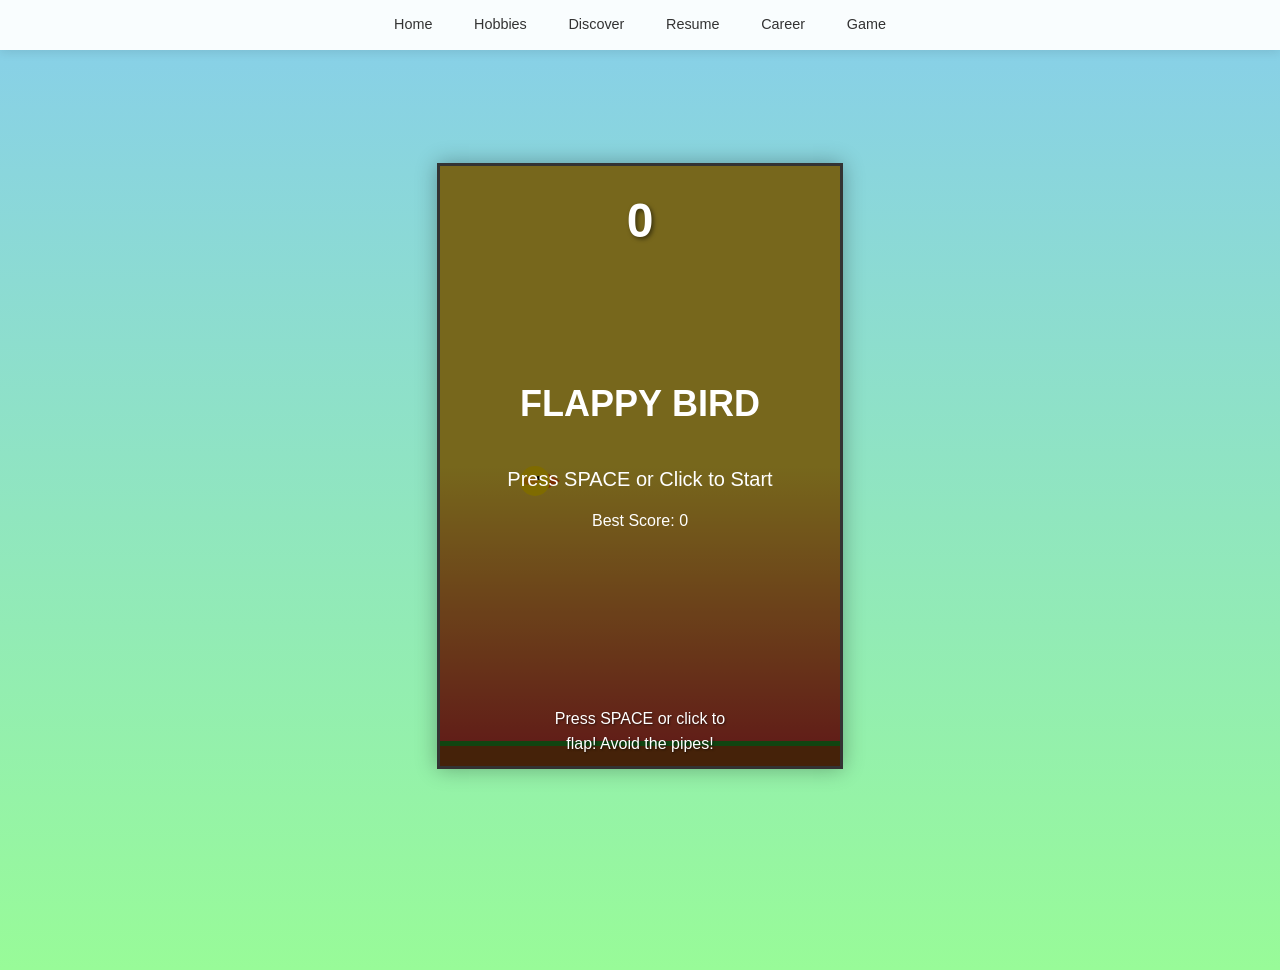
<file: game.html>
<!DOCTYPE html>
<html lang="en">
<head>
    <meta charset="UTF-8">
    <meta name="viewport" content="width=device-width, initial-scale=1.0">
    <title>Flappy Bird</title>
    <link rel="stylesheet" href="CSS/style.css">
    
    <style>
        body {
            margin: 0;
            padding: 0;
            background: linear-gradient(to bottom, #87CEEB 0%, #98FB98 100%);
            font-family: 'Arial', sans-serif;
            min-height: 100vh;
            overflow-x: hidden;
        }
        
        main {
            display: flex;
            justify-content: center;
            align-items: center;
            min-height: calc(100vh - 100px);
        }
        
        #gameCanvas {
            border: 3px solid #333;
            background: linear-gradient(to bottom, #87CEEB 0%, #98FB98 100%);
            box-shadow: 0 0 20px rgba(0, 0, 0, 0.3);
        }
        
        .game-container {
            text-align: center;
            position: relative;
        }
        
        .score {
            position: absolute;
            top: 20px;
            left: 50%;
            transform: translateX(-50%);
            font-size: 48px;
            font-weight: bold;
            color: white;
            text-shadow: 2px 2px 4px rgba(0, 0, 0, 0.5);
            z-index: 10;
        }
        
        .game-over {
            position: absolute;
            top: 50%;
            left: 50%;
            transform: translate(-50%, -50%);
            background: rgba(0, 0, 0, 0.8);
            color: white;
            padding: 30px;
            border-radius: 15px;
            text-align: center;
            display: none;
            z-index: 20;
        }
        
        .game-over h2 {
            margin: 0 0 20px 0;
            font-size: 36px;
            color: #ff6b6b;
        }
        
        .game-over p {
            margin: 10px 0;
            font-size: 18px;
        }
        
        .restart-btn {
            background: #4CAF50;
            color: white;
            border: none;
            padding: 15px 30px;
            font-size: 18px;
            border-radius: 8px;
            cursor: pointer;
            margin-top: 20px;
            transition: background 0.3s;
        }
        
        .restart-btn:hover {
            background: #45a049;
        }
        
        .instructions {
            position: absolute;
            bottom: 20px;
            left: 50%;
            transform: translateX(-50%);
            color: white;
            text-shadow: 1px 1px 2px rgba(0, 0, 0, 0.5);
            font-size: 16px;
        }
    </style>
</head>
<body>

    <!-- Shared site navigation -->
    <nav class="nav-bar">
        <div class="nav-links">
            <a href="index.html">Home</a>
            <a href="hobbies.html">Hobbies</a>
            <a href="discover.html">Discover</a>
            <a href="resume.html">Resume</a>
            <a href="career.html">Career</a>
            <a href="game.html">Game</a>
        </div>
    </nav>
    <main style="margin-top:70px;">
        <div class="game-container">
        <canvas id="gameCanvas" width="400" height="600"></canvas>
        <div class="score" id="score">0</div>
        <div class="game-over" id="gameOver">
            <h2>Game Over!</h2>
            <p>Final Score: <span id="finalScore">0</span></p>
            <p>Best Score: <span id="bestScore">0</span></p>
            <button class="restart-btn" onclick="restartGame()">Play Again</button>
        </div>
        <div class="instructions">
            Press SPACE or click to flap! Avoid the pipes!
        </div>
    </div>
    </main>

    <script>
        // Game elements
        const canvas = document.getElementById('gameCanvas');
        const ctx = canvas.getContext('2d');
        const scoreElement = document.getElementById('score');
        const gameOverElement = document.getElementById('gameOver');
        const finalScoreElement = document.getElementById('finalScore');
        const bestScoreElement = document.getElementById('bestScore');
        
        // Game state
        let gameRunning = false;
        let gameStarted = false;
        let score = 0;
        let bestScore = localStorage.getItem('flappyBirdBestScore') || 0;
        
        // Game constants
        const GRAVITY = 1.1;
        const JUMP_FORCE = -12;
        const PIPE_WIDTH = 70;
        const PIPE_GAP = 150;
        const PIPE_SPEED = 6;
        const BIRD_SIZE = 30;
        
        // Bird object
        const bird = {
            x: 80,
            y: canvas.height / 2,
            velocity: 0,
            size: BIRD_SIZE,
            color: '#FFD700'
        };
        
        // Pipes array
        let pipes = [];
        
        // Input handling
        let keys = {};
        
        document.addEventListener('keydown', (e) => {
            keys[e.code] = true;
            if (e.code === 'Space') {
                e.preventDefault();
                if (!gameStarted) {
                    startGame();
                } else if (gameRunning) {
                    jump();
                } else if (gameOver) {
                    restartGame();
                }
            }
        });
        
        document.addEventListener('keyup', (e) => {
            keys[e.code] = false;
        });
        
        // Mouse/touch support
        canvas.addEventListener('click',  () => {
            if (!gameStarted) {
                startGame();
            } else if (gameRunning) {
                jump();
            }
        });
        
        // Game functions
        function jump() {
            bird.velocity = JUMP_FORCE;
        }
        
        function startGame() {
            gameStarted = true;
            gameRunning = true;
            bird.y = canvas.height / 2;
            bird.velocity = 0;
            pipes = [];
            score = 0;
            updateScore();
            gameOverElement.style.display = 'none';
        }
        
        function restartGame() {
            gameStarted = false;
            gameRunning = false;
            bird.y = canvas.height / 2;
            bird.velocity = 0;
            pipes = [];
            score = 0;
            updateScore();
            gameOverElement.style.display = 'none';
        }
        
        function gameOver() {
            gameRunning = false;
            finalScoreElement.textContent = score;
            if (score > bestScore) {
                bestScore = score;
                localStorage.setItem('flappyBirdBestScore', bestScore);
            }
            bestScoreElement.textContent = bestScore;
            gameOverElement.style.display = 'block';
        }
        
        function updateScore() {
            scoreElement.textContent = score;
        }
        
        function createPipe() {
            const pipeHeight = Math.random() * (canvas.height - PIPE_GAP - 700) + 300;
            pipes.push({
                x: canvas.width,
                topHeight: pipeHeight,
                bottomY: pipeHeight + PIPE_GAP,
                bottomHeight: canvas.height - (pipeHeight + PIPE_GAP),
                passed: false
            });
        }
        
        function updateBird() {
            if (gameRunning) {
                bird.velocity += GRAVITY;
                bird.y += bird.velocity;
                
                // Check ground collision
                if (bird.y + bird.size > canvas.height - 25) {
                    gameOver();
                }
                
                // Check ceiling collision
                if (bird.y < 0) {
                    bird.y = 0;
                    bird.velocity = 0;
                }
            }
        }
        
        function updatePipes() {
            if (gameRunning) {
                // Move pipes
                for (let i = pipes.length - 1; i >= 0; i--) {
                    const pipe = pipes[i];
                    pipe.x -= PIPE_SPEED;
                    
                    // Check if bird passed the pipe
                    if (!pipe.passed && pipe.x + PIPE_WIDTH < bird.x) {
                        pipe.passed = true;
                        score++;
                        updateScore();
                    }
                    
                    // Remove pipes that are off screen
                    if (pipe.x + PIPE_WIDTH < 0) {
                        pipes.splice(i, 1);
                    }
                }
                
                // Create new pipes
                if (pipes.length === 0 || pipes[pipes.length - 1].x < canvas.width - 200) {
                    createPipe();
                }
            }
        }
        
        function checkCollisions() {
            if (!gameRunning) return;
            
            for (let pipe of pipes) {
                // Check collision with top pipe
                if (bird.x + bird.size > pipe.x && 
                    bird.x < pipe.x + PIPE_WIDTH && 
                    bird.y < pipe.topHeight) {
                    gameOver();
                    return;
                }
                
                // Check collision with bottom pipe
                if (bird.x + bird.size > pipe.x && 
                    bird.x < pipe.x + PIPE_WIDTH && 
                    bird.y + bird.size > pipe.bottomY) {
                    gameOver();
                    return;
                }
            }
        }
        
        function drawBackground() {
            // Sky gradient
            const gradient = ctx.createLinearGradient(0, 0, 0, canvas.height);
            gradient.addColorStop(0.5, '#EFD038');
            gradient.addColorStop(1.0, '#C03030');
            ctx.fillStyle = gradient;
            ctx.fillRect(0, 0, canvas.width, canvas.height);
            
            // Ground
            ctx.fillStyle = '#8B4513';
            ctx.fillRect(0, canvas.height - 20, canvas.width, 20);
            
            // Ground grass
            ctx.fillStyle = '#228B22';
            ctx.fillRect(0, canvas.height - 25, canvas.width, 5);
        }
        
        function drawBird() {
            ctx.save();
            ctx.translate(bird.x + bird.size/2, bird.y + bird.size/2);
            
            // Bird beak
            ctx.fillStyle = '#F85600';
            ctx.beginPath();
            ctx.moveTo(bird.size/2 + 10, 0);
            ctx.lineTo(bird.size/2 - 3, -8);
            ctx.lineTo(bird.size/2 - 3, 8);
            ctx.closePath();
            ctx.fill();

            // Bird body
            ctx.fillStyle = bird.color;
            ctx.beginPath();
            ctx.arc(0, 0, bird.size/2, 0, Math.PI * 2);
            ctx.fill();
            
            // Bird wing
            ctx.fillStyle = '#FFA500';
            ctx.beginPath();
            ctx.ellipse(-5, 0, 8, 4, 0, 0, Math.PI * 2);
            ctx.fill();
            
            // Bird eye
            ctx.fillStyle = '#000';
            ctx.beginPath();
            ctx.arc(3, -3, 2, 0, Math.PI * 2);
            ctx.fill();

            
            ctx.restore();
        }
        
        function drawPipes() {
            for (let pipe of pipes) {
                // Top pipe
                ctx.fillStyle = '#228B22';
                ctx.fillRect(pipe.x, 0, PIPE_WIDTH, pipe.topHeight);
                
                // Top pipe cap
                ctx.fillStyle = '#006400';
                ctx.fillRect(pipe.x - 5, pipe.topHeight - 20, PIPE_WIDTH + 10, 20);
                
                // Bottom pipe
                ctx.fillStyle = '#228B22';
                ctx.fillRect(pipe.x, pipe.bottomY, PIPE_WIDTH, pipe.bottomHeight);
                
                // Bottom pipe cap
                ctx.fillStyle = '#006400';
                ctx.fillRect(pipe.x - 5, pipe.bottomY, PIPE_WIDTH + 10, 20);
            }
        }
        
        function drawStartScreen() {
            if (!gameStarted) {
                ctx.fillStyle = 'rgba(0, 0, 0, 0.5)';
                ctx.fillRect(0, 0, canvas.width, canvas.height);
                
                ctx.fillStyle = '#fff';
                ctx.font = 'bold 36px Arial';
                ctx.textAlign = 'center';
                ctx.fillText('FLAPPY BIRD', canvas.width/2, canvas.height/2 - 50);
                
                ctx.font = '20px Arial';
                ctx.fillText('Press SPACE or Click to Start', canvas.width/2, canvas.height/2 + 20);
                
                ctx.font = '16px Arial';
                ctx.fillText('Best Score: ' + bestScore, canvas.width/2, canvas.height/2 + 60);
            }
        }
        
        function render() {
            // Clear canvas
            ctx.clearRect(0, 0, canvas.width, canvas.height);
            
            // Draw game elements
            drawBackground();
            drawPipes();
            drawBird();
            drawStartScreen();
        }
        
        function gameLoop() {
            updateBird();
            updatePipes();
            checkCollisions();
            render();
            requestAnimationFrame(gameLoop);
        }
        
        // Initialize game
        updateScore();
        bestScoreElement.textContent = bestScore;
        gameLoop();
    </script>
</body>
</html>
</file>
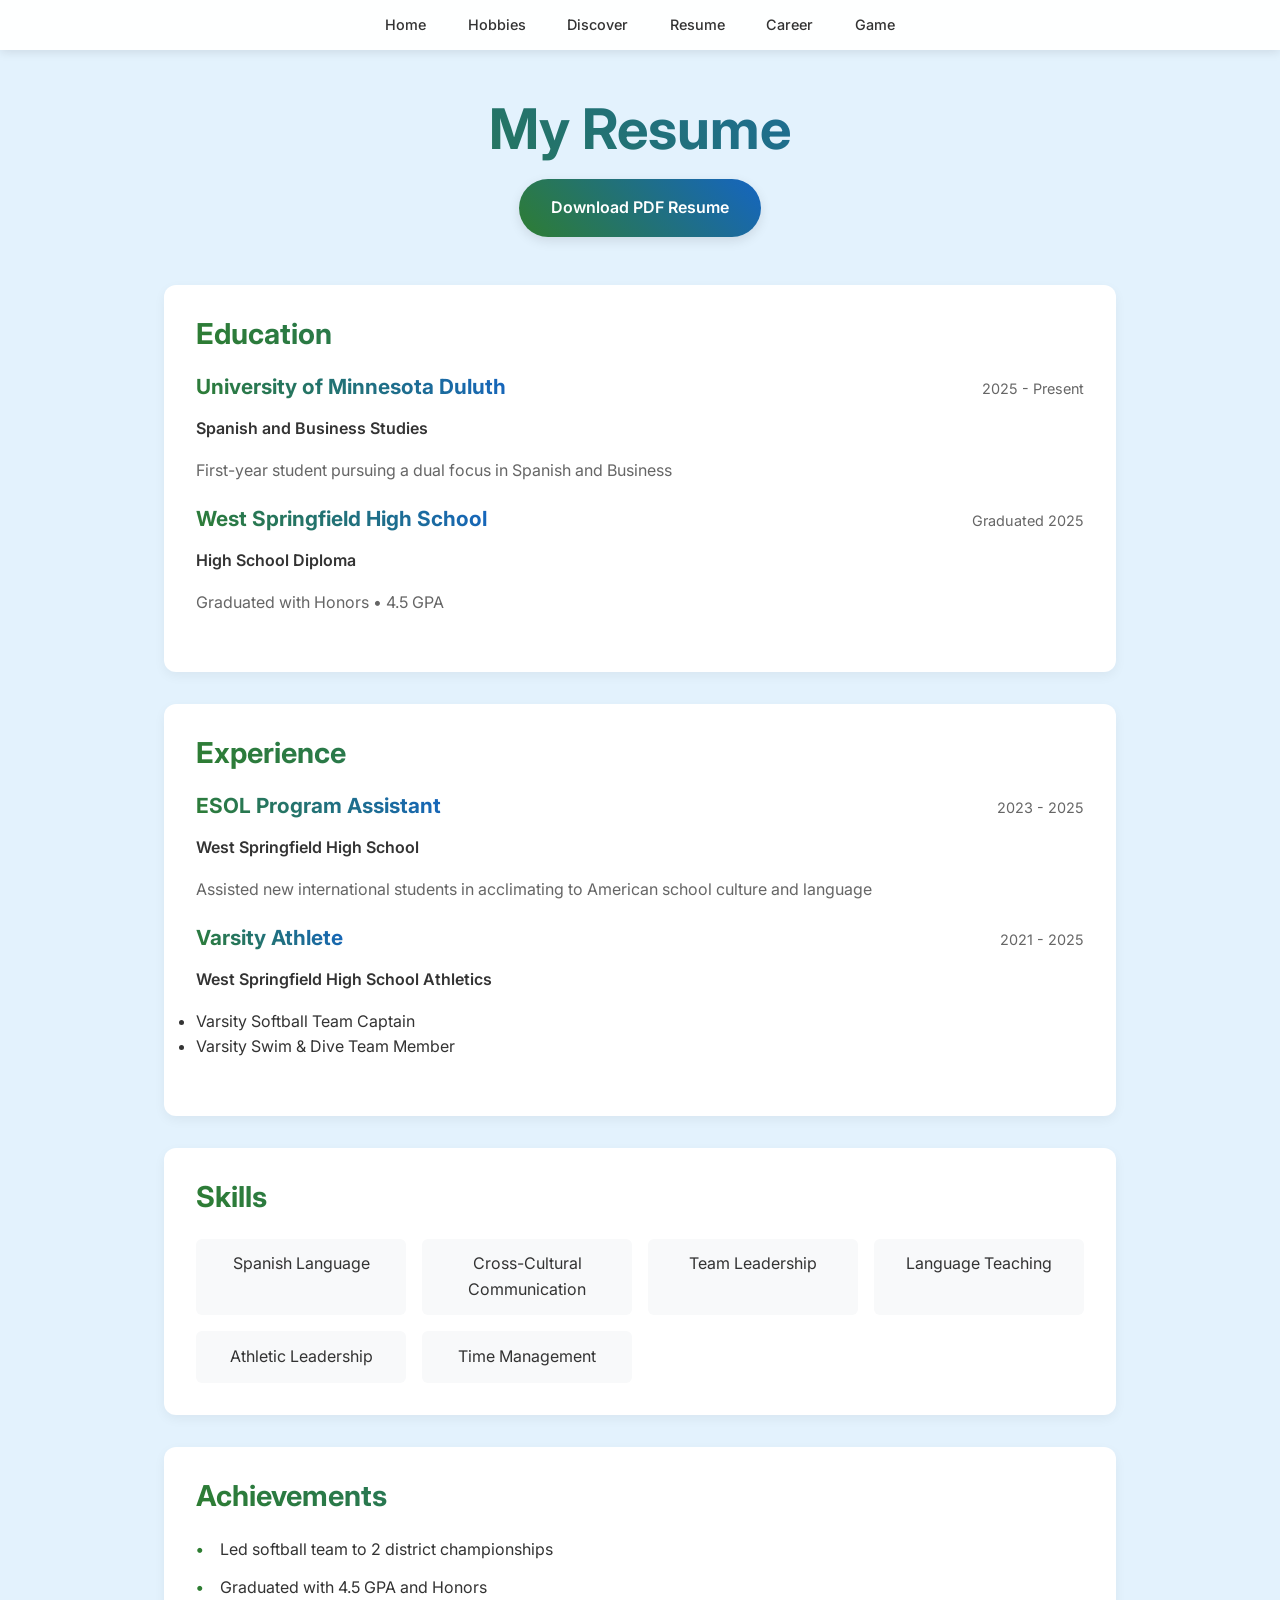
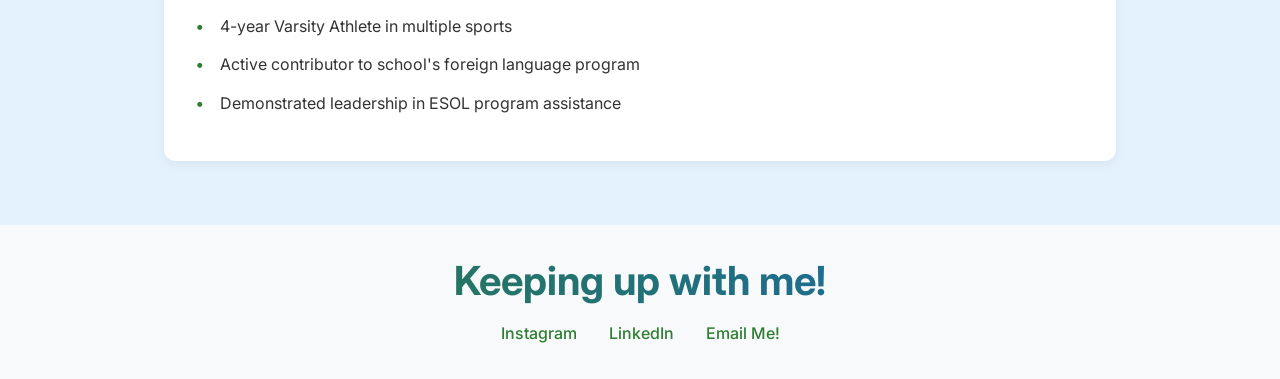
<file: resume.html>
<!DOCTYPE html>
<html lang="en">
<head>
    <meta charset="UTF-8">
    <meta name="viewport" content="width=device-width, initial-scale=1.0">
    <title>Resume | Meredith Mosford</title>
    <link rel="stylesheet" href="https://fonts.googleapis.com/css2?family=Inter:wght@300;400;600&display=swap">
    <link rel="stylesheet" href="CSS/style.css">
    <style>
        .resume-container {
            max-width: 1000px;
            margin: 6rem auto 2rem;
            padding: 0 1.5rem;
        }

        .download-section {
            text-align: center;
            margin-bottom: 3rem;
        }

        .download-button {
            display: inline-flex;
            align-items: center;
            gap: 0.5rem;
            padding: 1rem 2rem;
            background: linear-gradient(45deg, var(--primary-color), var(--secondary-color));
            color: white;
            text-decoration: none;
            border-radius: 30px;
            font-weight: 600;
            transition: transform 0.3s ease;
            box-shadow: 0 4px 12px rgba(0, 0, 0, 0.1);
        }

        .download-button:hover {
            transform: translateY(-3px);
        }

        .resume-section {
            background: white;
            padding: 2rem;
            border-radius: 12px;
            box-shadow: 0 4px 12px rgba(0, 0, 0, 0.05);
            margin-bottom: 2rem;
        }

        .resume-section h2 {
            color: var(--primary-color);
            margin-bottom: 1.5rem;
            font-size: 1.8rem;
        }

        .resume-section h3 {
            color: var(--secondary-color);
            margin-bottom: 0.5rem;
            font-size: 1.3rem;
        }

        .experience-item {
            margin-bottom: 1.5rem;
        }

        .experience-header {
            display: flex;
            justify-content: space-between;
            align-items: baseline;
            margin-bottom: 0.5rem;
        }

        .company {
            font-weight: 600;
            color: var(--text-color);
        }

        .date {
            color: var(--text-light);
            font-size: 0.9rem;
        }

        .skills-grid {
            display: grid;
            grid-template-columns: repeat(auto-fill, minmax(200px, 1fr));
            gap: 1rem;
        }

        .skill-item {
            background: #f8f9fa;
            padding: 0.8rem 1.2rem;
            border-radius: 6px;
            text-align: center;
            transition: transform 0.2s ease;
        }

        .skill-item:hover {
            transform: translateY(-2px);
            background: #f0f2f5;
        }

        .achievements-list {
            list-style: none;
            padding: 0;
        }

        .achievements-list li {
            position: relative;
            padding-left: 1.5rem;
            margin-bottom: 0.8rem;
        }

        .achievements-list li::before {
            content: "•";
            color: var(--primary-color);
            font-weight: bold;
            position: absolute;
            left: 0;
        }

        @media (max-width: 768px) {
            .experience-header {
                flex-direction: column;
                gap: 0.3rem;
            }
            
            .skills-grid {
                grid-template-columns: 1fr 1fr;
            }
        }
    </style>
</head>
<body>
    <nav class="nav-bar">
        <div class="nav-links">
            <a href="index.html">Home</a>
            <a href="hobbies.html">Hobbies</a>
            <a href="discover.html">Discover</a>
            <a href="resume.html">Resume</a>
            <a href="career.html">Career</a>
            <a href="game.html">Game</a>
        </div>
    </nav>

    <main class="resume-container">
        <div class="download-section fade-in">
            <h1>My Resume</h1>
            <a href="files/MosfordMeredithResume.pdf" download class="download-button">
                Download PDF Resume
            </a>
        </div>

        <div class="resume-section slide-up">
            <h2>Education</h2>
            <div class="experience-item">
                <div class="experience-header">
                    <h3>University of Minnesota Duluth</h3>
                    <span class="date">2025 - Present</span>
                </div>
                <p class="company">Spanish and Business Studies</p>
                <p>First-year student pursuing a dual focus in Spanish and Business</p>
            </div>
            <div class="experience-item">
                <div class="experience-header">
                    <h3>West Springfield High School</h3>
                    <span class="date">Graduated 2025</span>
                </div>
                <p class="company">High School Diploma</p>
                <p>Graduated with Honors • 4.5 GPA</p>
            </div>
        </div>

        <div class="resume-section slide-up">
            <h2>Experience</h2>
            <div class="experience-item">
                <div class="experience-header">
                    <h3>ESOL Program Assistant</h3>
                    <span class="date">2023 - 2025</span>
                </div>
                <p class="company">West Springfield High School</p>
                <p>Assisted new international students in acclimating to American school culture and language</p>
            </div>
            <div class="experience-item">
                <div class="experience-header">
                    <h3>Varsity Athlete</h3>
                    <span class="date">2021 - 2025</span>
                </div>
                <p class="company">West Springfield High School Athletics</p>
                <ul>
                    <li>Varsity Softball Team Captain</li>
                    <li>Varsity Swim & Dive Team Member</li>
                </ul>
            </div>
        </div>

        <div class="resume-section slide-up">
            <h2>Skills</h2>
            <div class="skills-grid">
                <div class="skill-item">Spanish Language</div>
                <div class="skill-item">Cross-Cultural Communication</div>
                <div class="skill-item">Team Leadership</div>
                <div class="skill-item">Language Teaching</div>
                <div class="skill-item">Athletic Leadership</div>
                <div class="skill-item">Time Management</div>
            </div>
        </div>

        <div class="resume-section slide-up">
            <h2>Achievements</h2>
            <ul class="achievements-list">
                <li>Led softball team to 2 district championships</li>
                <li>Graduated with 4.5 GPA and Honors</li>
                <li>4-year Varsity Athlete in multiple sports</li>
                <li>Active contributor to school's foreign language program</li>
                <li>Demonstrated leadership in ESOL program assistance</li>
            </ul>
        </div>
    </main>

    <footer class="footer">
        <h2>Keeping up with me!</h2>
        <div class="footer-links">
            <a href="https://www.instagram.com/meredith.mosford?igsh=azh1bW9xNjQyZXM5&utm_source=qr" target="_blank">Instagram</a>
            <a href="https://www.linkedin.com/in/meredith-mosford-175581350?utm_source=share&utm_campaign=share_via&utm_content=profile&utm_medium=ios_app" target="_blank">LinkedIn</a>
            <a href="mailto:mosfo002@d.umn.edu">Email Me!</a>
        </div>
    </footer>
</body>
</html>
</file>
<file: CSS/style.css>
/* Modern CSS Reset */
*, *::before, *::after {
    margin: 0;
    padding: 0;
    box-sizing: border-box;
}

/* Custom Properties */
:root {
    --primary-color: #2E7D32;
    --secondary-color: #1565C0;
    --text-color: #333333;
    --text-light: #666666;
    --background-light: #E3F2FD;
    --background-dark: #f8f9fa;
    --spacing-sm: 1rem;
    --spacing-md: 2rem;
    --spacing-lg: 4rem;
    --border-radius: 8px;
    --transition: all 0.3s ease;
}

/* Base Styles */
body {
    font-family: 'Inter', sans-serif;
    color: var(--text-color);
    line-height: 1.6;
    background-color: var(--background-light);
}

/* Typography */
h1, h2, h3, h4, h5, h6 {
    margin-bottom: var(--spacing-sm);
    line-height: 1.2;
    background: linear-gradient(45deg, var(--primary-color), var(--secondary-color));
    -webkit-background-clip: text;
    background-clip: text;
    -webkit-text-fill-color: transparent;
}

h1 { font-size: 3.5rem; }
h2 { font-size: 2.5rem; }
h3 { font-size: 2rem; }
h4 { font-size: 1.5rem; }

p {
    margin-bottom: var(--spacing-sm);
    color: var(--text-light);
}

/* Layout Components */
.container {
    max-width: 1200px;
    margin: 0 auto;
    padding: 0 var(--spacing-sm);
}

.section {
    padding: var(--spacing-lg) 0;
}

/* Navigation */
.nav {
    position: fixed;
    top: 0;
    width: 100%;
    background: rgba(255, 255, 255, 0.95);
    backdrop-filter: blur(10px);
    z-index: 1000;
    box-shadow: 0 2px 10px rgba(0, 0, 0, 0.1);
}

.nav-container {
    display: flex;
    justify-content: space-between;
    align-items: center;
    padding: 1rem var(--spacing-sm);
}

.nav-links {
    display: flex;
    gap: var(--spacing-sm);
    list-style: none;
}

.nav-link {
    text-decoration: none;
    color: var(--text-color);
    font-weight: 500;
    padding: 0.5rem 1rem;
    border-radius: var(--border-radius);
    transition: var(--transition);
}

.nav-link:hover {
    background: linear-gradient(45deg, var(--primary-color), var(--secondary-color));
    color: white;
}

/* Hero Section */
.hero {
    height: 100vh;
    display: grid;
    grid-template-columns: repeat(2, 1fr);
    gap: var(--spacing-md);
}

.hero-content {
    display: flex;
    flex-direction: column;
    justify-content: center;
    padding: var(--spacing-lg);
}

.hero-image {
    background-size: cover;
    background-position: center;
    position: relative;
}

/* Cards */
.card {
    background: var(--background-light);
    border-radius: var(--border-radius);
    overflow: hidden;
    box-shadow: 0 4px 20px rgba(0, 0, 0, 0.1);
    transition: var(--transition);
}

.card:hover {
    transform: translateY(-5px);
}

.card-content {
    padding: var(--spacing-md);
}

/* Buttons */
.button {
    display: inline-block;
    padding: 0.8rem 2rem;
    background: linear-gradient(45deg, var(--primary-color), var(--secondary-color));
    color: white;
    text-decoration: none;
    border-radius: 30px;
    font-weight: 600;
    transition: var(--transition);
    border: none;
    cursor: pointer;
}

.button:hover {
    transform: translateY(-3px);
    box-shadow: 0 5px 15px rgba(0, 0, 0, 0.2);
}

/* Grid System */
.grid {
    display: grid;
    gap: var(--spacing-md);
    grid-template-columns: repeat(auto-fit, minmax(250px, 1fr));
}

/* Animations */
@keyframes fadeIn {
    from { opacity: 0; }
    to { opacity: 1; }
}

@keyframes slideUp {
    from { 
        opacity: 0;
        transform: translateY(20px);
    }
    to { 
        opacity: 1;
        transform: translateY(0);
    }
}

.fade-in {
    animation: fadeIn 1s ease-out;
}

.slide-up {
    animation: slideUp 1s ease-out;
}

/* Media Queries */
@media (max-width: 768px) {
    h1 { font-size: 2.5rem; }
    h2 { font-size: 2rem; }
    h3 { font-size: 1.75rem; }
    
    .hero {
        grid-template-columns: 1fr;
    }
    
    .hero-image {
        height: 40vh;
        order: -1;
    }

    .nav-container {
        flex-direction: column;
        gap: var(--spacing-sm);
    }

    .nav-links {
        flex-direction: column;
        text-align: center;
    }
}

/* Navigation Bar */
.nav-bar {
    background: rgba(255, 255, 255, 0.95);
    backdrop-filter: blur(10px);
    position: fixed;
    width: 100%;
    top: 0;
    z-index: 1000;
    box-shadow: 0 2px 10px rgba(0, 0, 0, 0.1);
    height: auto;
    min-height: 50px;
}

.nav-links {
    display: flex;
    justify-content: center;
    gap: 1rem;
    padding: 0.5rem;
    flex-wrap: wrap;
}

.nav-links a {
    text-decoration: none;
    color: var(--text-color);
    font-weight: 500;
    padding: 0.3rem 0.8rem;
    border-radius: var(--border-radius);
    transition: var(--transition);
    font-size: 0.9rem;
    white-space: nowrap;
}

.nav-links a:hover {
    background: linear-gradient(45deg, var(--primary-color), var(--secondary-color));
    color: white;
}

/* Footer */
.footer {
    background: var(--background-dark);
    padding: 2rem 1rem;
    text-align: center;
    margin-top: 4rem;
}

.footer h2 {
    margin-bottom: 1rem;
    background: linear-gradient(45deg, var(--primary-color), var(--secondary-color));
    -webkit-background-clip: text;
    background-clip: text;
    -webkit-text-fill-color: transparent;
}

.footer-links {
    display: flex;
    justify-content: center;
    gap: 2rem;
}

.footer-links a {
    color: var(--primary-color);
    text-decoration: none;
    transition: color 0.3s ease;
    font-weight: 500;
}

.footer-links a:hover {
    color: var(--secondary-color);
}

@media (max-width: 768px) {
    .nav-links {
        flex-direction: column;
        align-items: center;
        padding: 0.5rem;
    }
}

/* Discover Page Styles */
.discover-section {
    padding: var(--spacing-md);
    margin: var(--spacing-md) 0;
    background: white;
    border-radius: var(--border-radius);
    box-shadow: 0 4px 20px rgba(0, 0, 0, 0.1);
}

.video-section {
    margin: var(--spacing-md) 0;
    text-align: center;
}

.video-section video {
    max-width: 100%;
    border-radius: var(--border-radius);
    box-shadow: 0 4px 20px rgba(0, 0, 0, 0.1);
}

.highlights-section {
    padding: var(--spacing-md);
    margin: var(--spacing-md) 0;
}

.highlights-grid {
    display: grid;
    grid-template-columns: repeat(auto-fit, minmax(300px, 1fr));
    gap: var(--spacing-md);
    margin-top: var(--spacing-md);
}

.highlight-item {
    background: white;
    border-radius: var(--border-radius);
    overflow: hidden;
    box-shadow: 0 4px 20px rgba(0, 0, 0, 0.1);
    transition: var(--transition);
}

.highlight-item:hover {
    transform: translateY(-5px);
}

.highlight-item h3 {
    padding: var(--spacing-sm);
    margin: 0;
    text-align: center;
}

.highlight-item img {
    width: 100%;
    height: 300px;
    object-fit: cover;
    display: block;
}

.video-container {
    position: relative;
    padding-bottom: 56.25%; /* 16:9 Aspect Ratio */
    height: 0;
    overflow: hidden;
    max-width: 100%;
    border-radius: var(--border-radius);
    box-shadow: 0 4px 12px rgba(0, 0, 0, 0.1);
    margin: 1rem auto;
}

.video-container iframe {
    position: absolute;
    top: 0;
    left: 0;
    width: 100%;
    height: 100%;
    border-radius: var(--border-radius);
}

@media (max-width: 768px) {
    .highlights-grid {
        grid-template-columns: 1fr;
    }
    
    .highlight-item img {
        height: 250px;
    }
    
    main {
        margin-top: 60px;
    }
    
    .header-section {
        padding-top: 60px;
    }
}

/* Utility Classes */
.text-center { text-align: center; }
.mt-1 { margin-top: var(--spacing-sm); }
.mt-2 { margin-top: var(--spacing-md); }
.mt-3 { margin-top: var(--spacing-lg); }
.mb-1 { margin-bottom: var(--spacing-sm); }
.mb-2 { margin-bottom: var(--spacing-md); }
.mb-3 { margin-bottom: var(--spacing-lg); }
</file>
